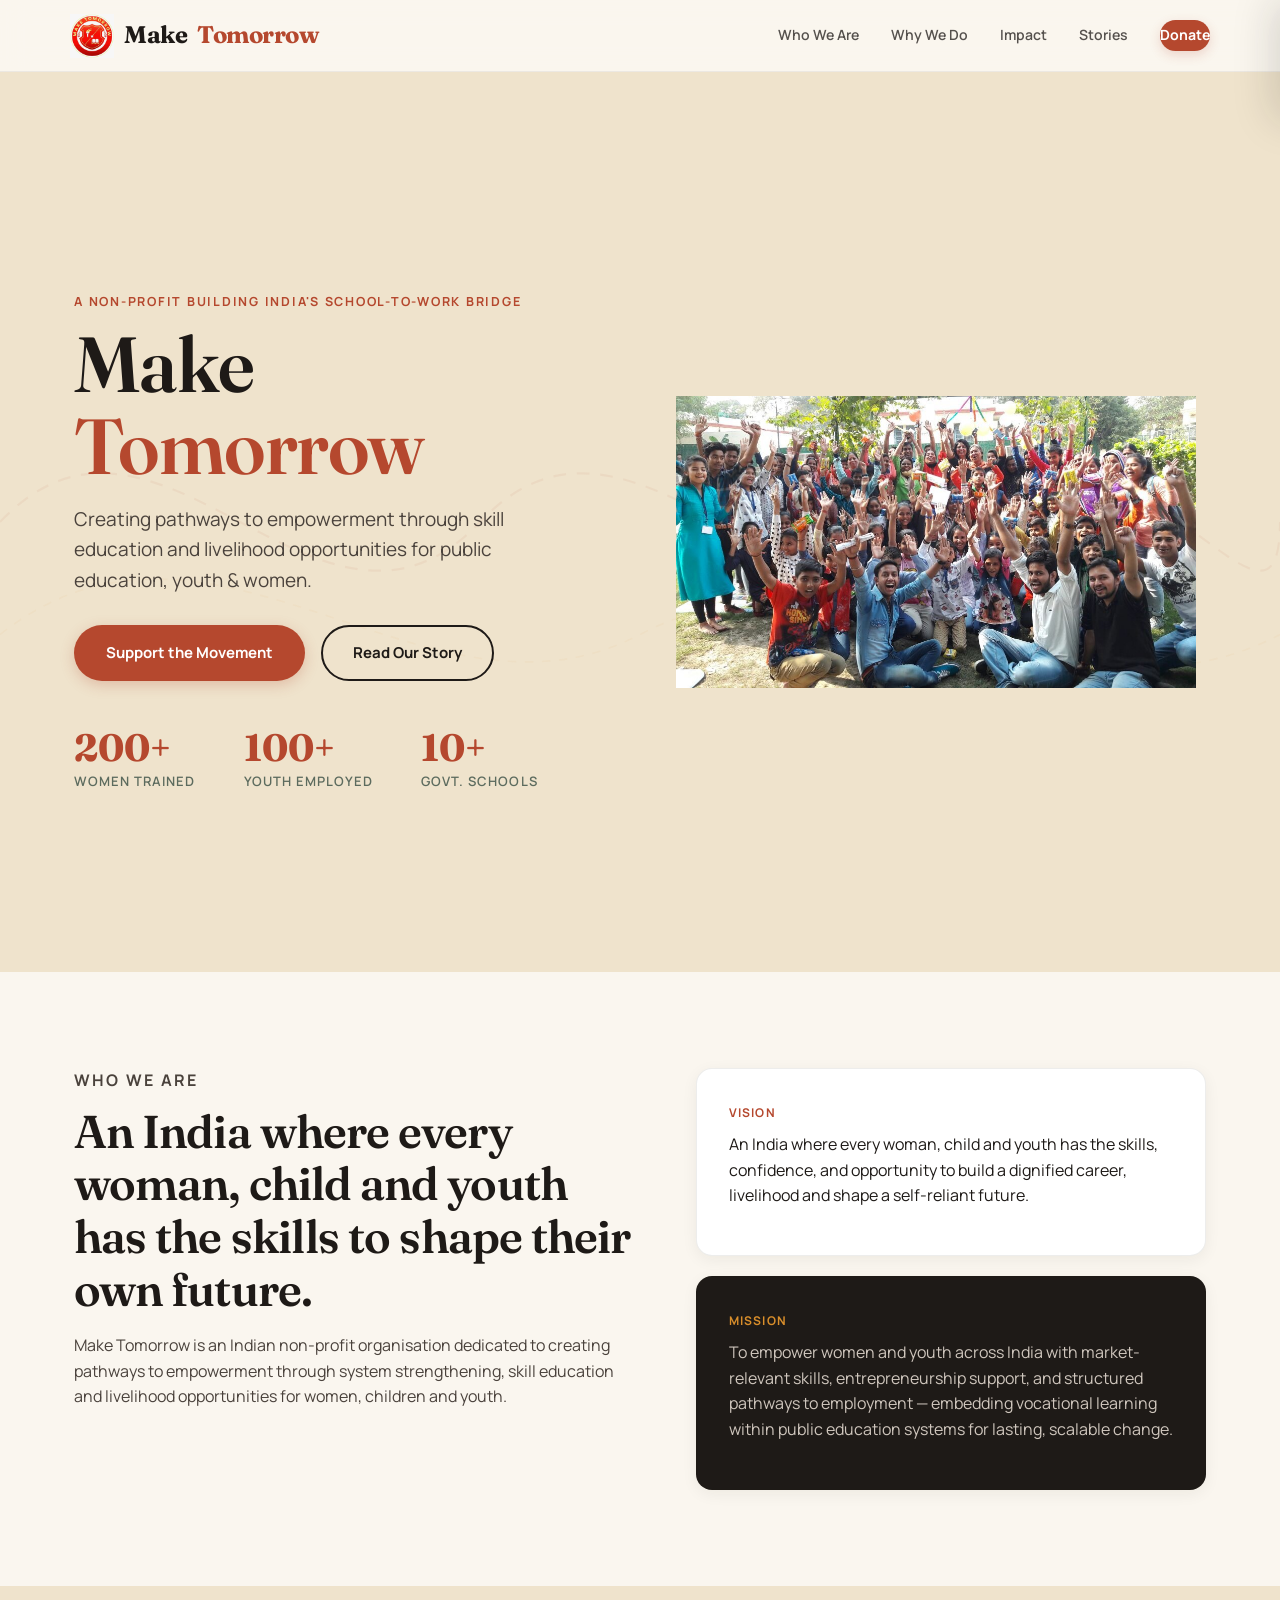
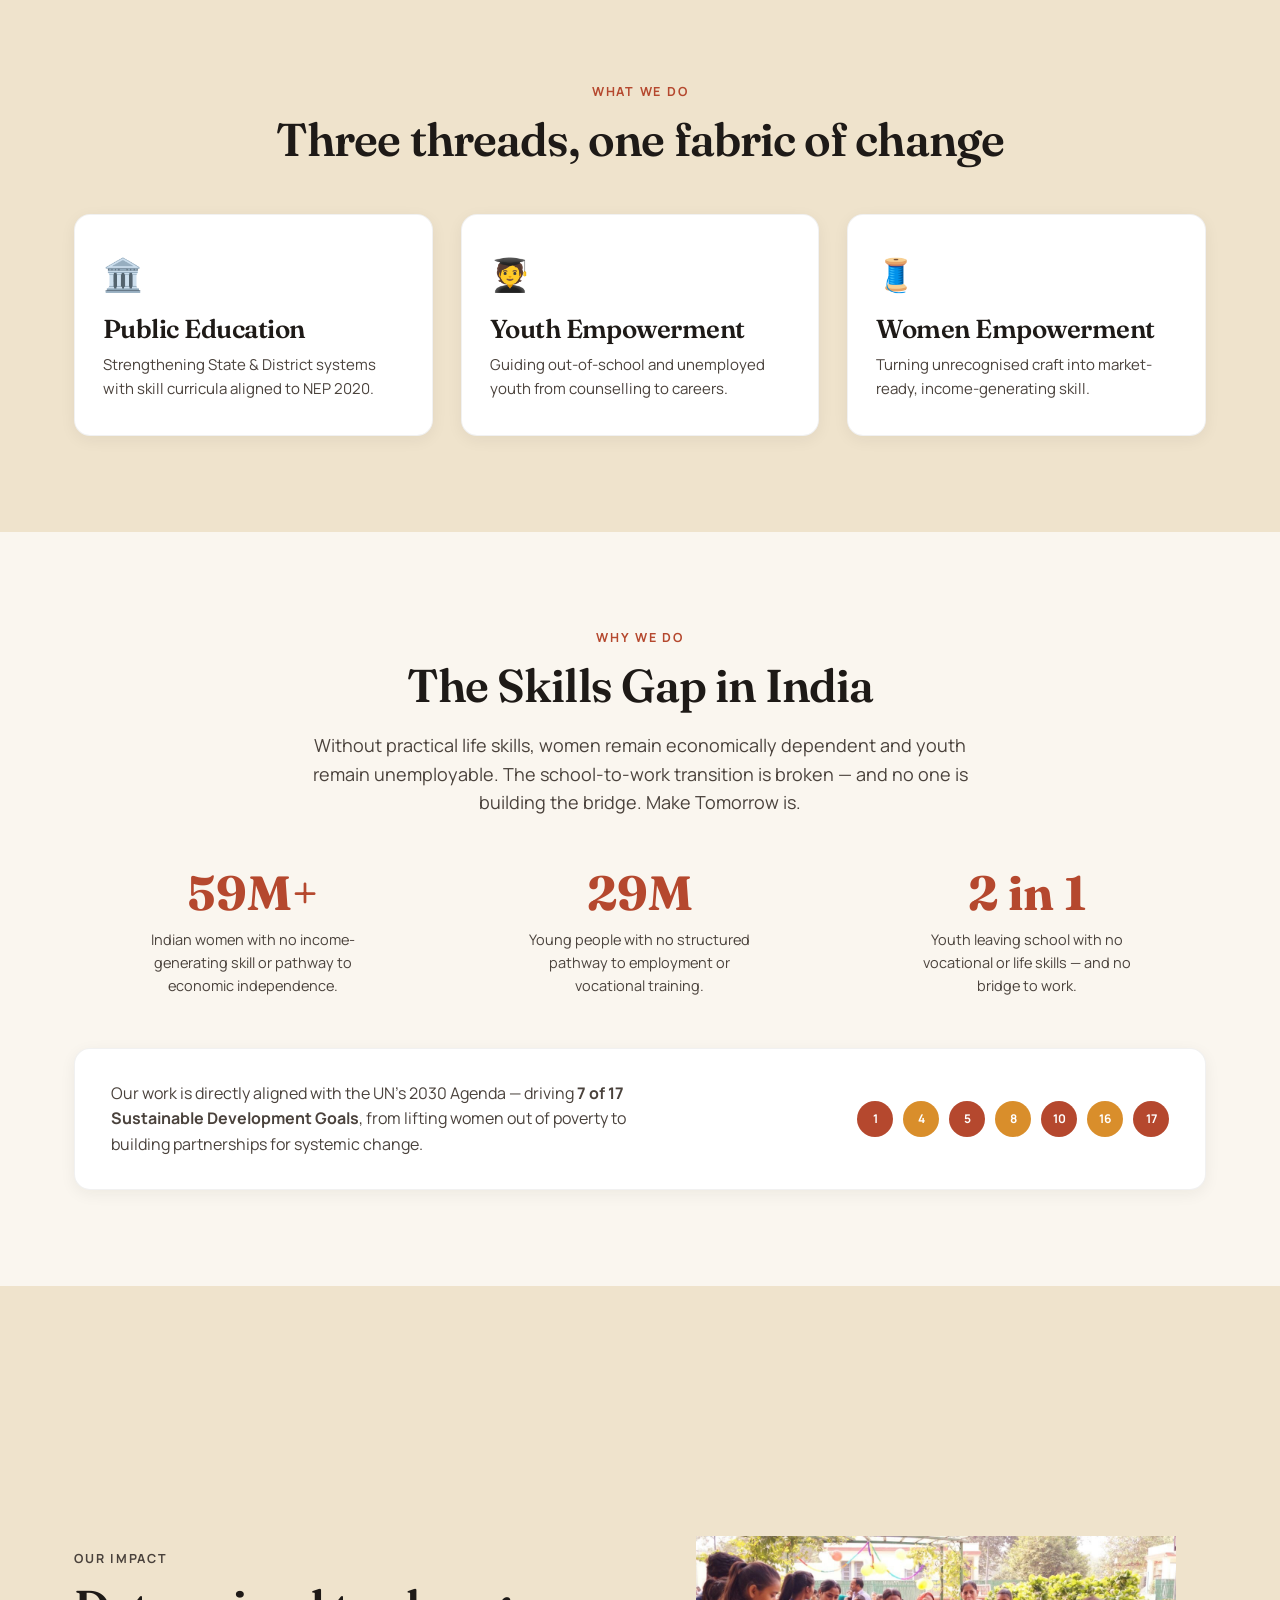
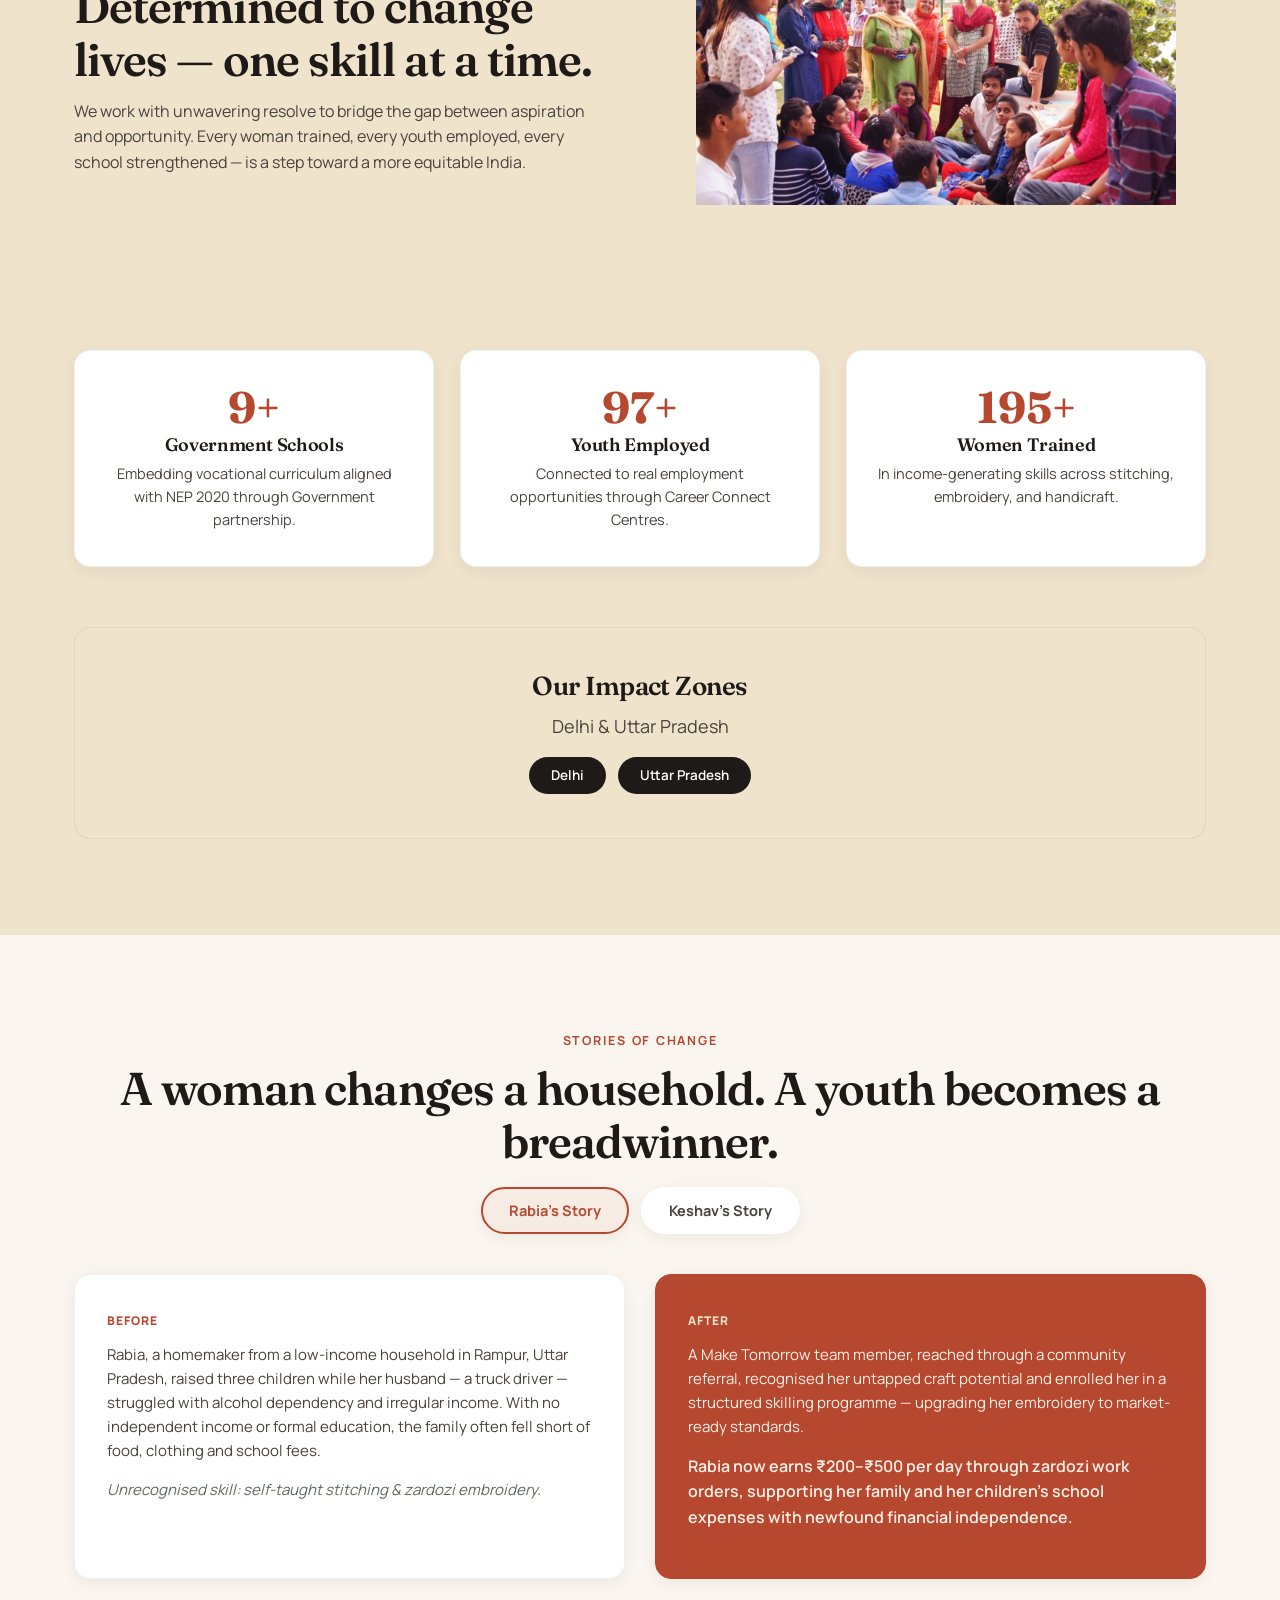
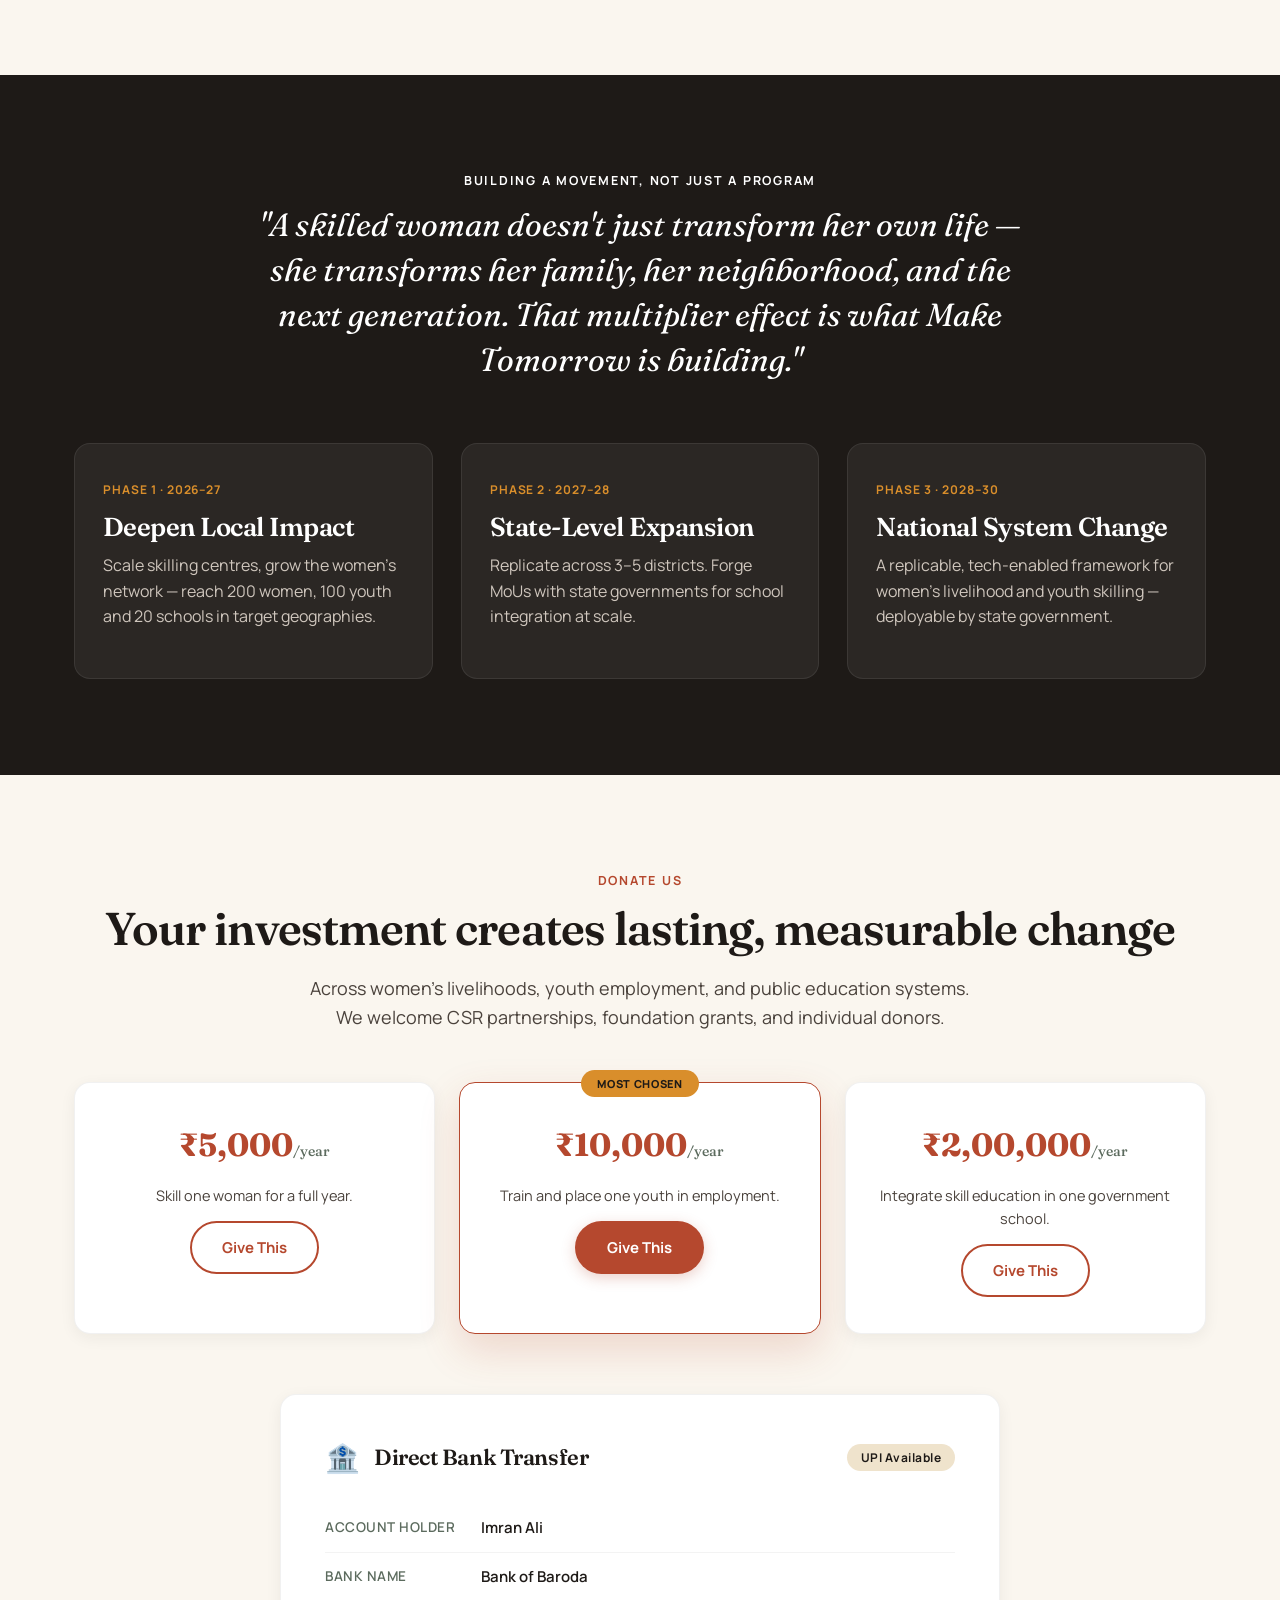
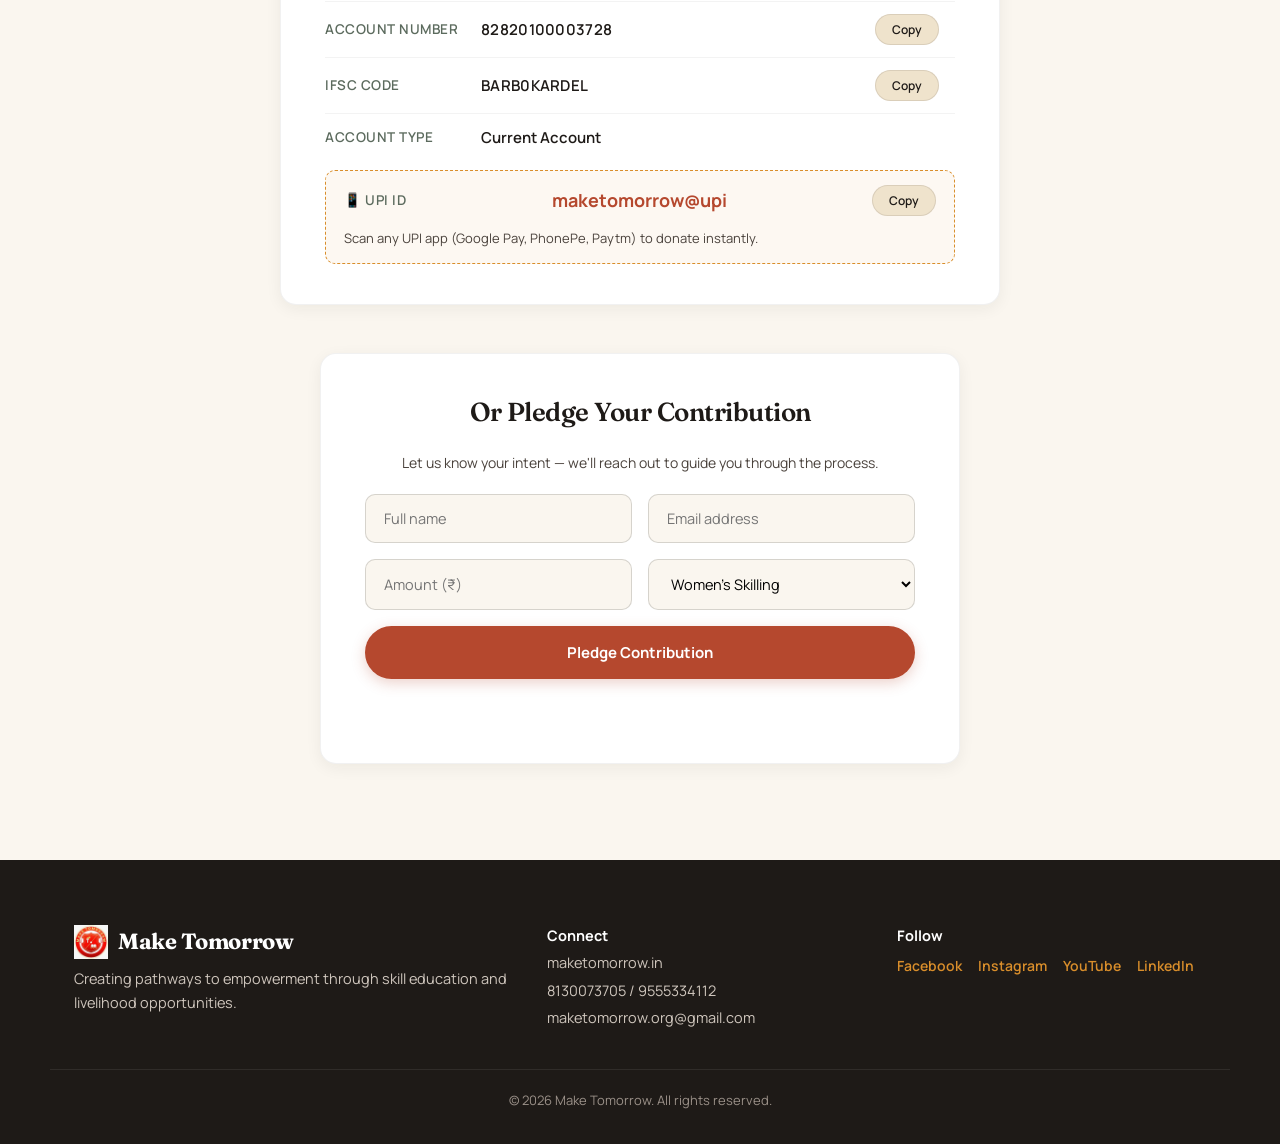
<file: index.html>
<!DOCTYPE html>
<html lang="en">

<head>
    <meta charset="UTF-8" />
    <meta name="viewport" content="width=device-width, initial-scale=1.0" />
    <title>Make Tomorrow | Skilling India's Women &amp; Youth</title>
    <meta name="description"
        content="Make Tomorrow creates pathways to empowerment through skill education and livelihood opportunities for women, youth and public education across India." />
    <link rel="preconnect" href="https://fonts.googleapis.com" />
    <link
        href="https://fonts.googleapis.com/css2?family=Fraunces:opsz,wght@9..144,400;9..144,500;9..144,600;9..144,700&family=Manrope:wght@400;500;600;700;800&display=swap"
        rel="stylesheet" />
    <style>
        /* ===== RESET & BASE ===== */
        :root {
            --ink: #1e1a17;
            --terracotta: #B5482E;
            --terracotta-dark: #8C351F;
            --terracotta-light: #d97a5e;
            --marigold: #D98E2B;
            --marigold-light: #f0c06a;
            --sand: #EFE3CC;
            --paper: #FAF6EF;
            --thread: #5C6B5E;
            --white: #FFFFFF;
            --font-display: 'Fraunces', serif;
            --font-body: 'Manrope', sans-serif;
            --radius: 16px;
            --maxw: 1180px;
            --shadow-sm: 0 4px 16px rgba(30, 26, 23, 0.06);
            --shadow-md: 0 12px 32px rgba(30, 26, 23, 0.10);
            --shadow-lg: 0 24px 56px rgba(30, 26, 23, 0.14);
            --header-height: 72px;
        }

        * {
            box-sizing: border-box;
            margin: 0;
            padding: 0;
        }

        html {
            scroll-behavior: smooth;
        }

        body {
            font-family: var(--font-body);
            color: var(--ink);
            background: var(--paper);
            line-height: 1.6;
            -webkit-font-smoothing: antialiased;
            padding-top: var(--header-height);
        }

        img {
            max-width: 100%;
            display: block;
        }

        a {
            color: inherit;
            text-decoration: none;
        }

        ul {
            margin: 0;
            padding: 0;
            list-style: none;
        }

        button {
            font-family: inherit;
            cursor: pointer;
            border: none;
            background: none;
        }

        .container {
            max-width: var(--maxw);
            margin: 0 auto;
            padding: 0 24px;
        }

        h1,
        h2,
        h3 {
            font-family: var(--font-display);
            font-weight: 600;
            margin: 0 0 0.4em;
            line-height: 1.15;
            letter-spacing: -0.02em;
        }

        h2 {
            font-size: clamp(28px, 4.2vw, 46px);
        }

        h3 {
            font-size: clamp(18px, 2.4vw, 26px);
        }

        p {
            margin: 0 0 1em;
        }

        .center {
            text-align: center;
            margin-left: auto;
            margin-right: auto;
        }

        .lead {
            max-width: 680px;
            font-size: 18px;
            color: #4a423c;
        }

        .eyebrow {
            font-family: var(--font-body);
            text-transform: uppercase;
            letter-spacing: 0.14em;
            font-size: 12.5px;
            font-weight: 700;
            color: var(--terracotta);
            margin-bottom: 12px;
        }

        .eyebrow.light {
            color: var(--marigold);
        }

        /* ===== SCROLL TRACK ===== */
        .thread-track {
            position: fixed;
            top: 0;
            left: 0;
            width: 100%;
            height: 3px;
            z-index: 1100;
            background: transparent;
        }

        .thread-fill {
            height: 100%;
            width: 0;
            background: linear-gradient(90deg, var(--terracotta), var(--marigold));
            transition: width 0.08s linear;
        }

        /* ===== HEADER — FULLY RESPONSIVE ===== */
        .site-header {
            position: fixed;
            top: 0;
            left: 0;
            right: 0;
            z-index: 1000;
            height: var(--header-height);
            background: rgba(250, 246, 239, 0.94);
            backdrop-filter: blur(14px);
            -webkit-backdrop-filter: blur(14px);
            border-bottom: 1px solid rgba(30, 26, 23, 0.06);
            transition: box-shadow 0.3s, height 0.3s;
        }

        .site-header.scrolled {
            box-shadow: var(--shadow-sm);
            height: 64px;
        }

        .header-inner {
            display: flex;
            align-items: center;
            justify-content: space-between;
            height: 100%;
            max-width: var(--maxw);
            margin: 0 auto;
            padding: 0 20px;
        }

        /* ---- Brand ---- */
        .brand {
            display: flex;
            align-items: center;
            gap: 10px;
            font-family: var(--font-display);
            font-weight: 700;
            font-size: clamp(18px, 2vw, 24px);
            letter-spacing: -0.02em;
            color: var(--ink);
            flex-shrink: 0;
            z-index: 1001;
            transition: font-size 0.3s;
        }

        .site-header.scrolled .brand {
            font-size: clamp(16px, 1.6vw, 21px);
        }

        .brand-logo {
            flex-shrink: 0;
            width: clamp(34px, 3.8vw, 44px);
            height: clamp(34px, 3.8vw, 44px);
            object-fit: contain;
            transition: width 0.3s, height 0.3s;
        }

        .site-header.scrolled .brand-logo {
            width: clamp(28px, 3vw, 38px);
            height: clamp(28px, 3vw, 38px);
        }

        .brand span {
            color: var(--terracotta);
        }

        /* ---- Desktop Nav ---- */
        .main-nav {
            display: flex;
            align-items: center;
            gap: clamp(16px, 2.5vw, 36px);
            font-size: clamp(13px, 1.1vw, 15px);
            font-weight: 600;
        }

        .main-nav a {
            opacity: 0.75;
            transition: opacity 0.2s, color 0.2s;
            position: relative;
            padding: 4px 0;
            white-space: nowrap;
        }

        .main-nav a:hover {
            opacity: 1;
            color: var(--terracotta);
        }

        .main-nav a.active-link {
            opacity: 1;
            color: var(--terracotta);
        }

        .main-nav a.active-link::after {
            content: '';
            position: absolute;
            bottom: -2px;
            left: 0;
            right: 0;
            height: 2px;
            background: var(--terracotta);
            border-radius: 2px;
        }

        .nav-cta {
            background: var(--terracotta);
            color: var(--white) !important;
            padding: 8px 22px;
            border-radius: 30px;
            opacity: 1 !important;
            transition: background 0.25s, transform 0.2s, box-shadow 0.25s;
            box-shadow: 0 4px 12px rgba(181, 72, 46, 0.20);
            font-weight: 700;
        }

        .nav-cta:hover {
            background: var(--terracotta-dark);
            transform: translateY(-2px);
            box-shadow: 0 6px 20px rgba(181, 72, 46, 0.30);
            color: var(--white) !important;
        }

        .site-header.scrolled .nav-cta {
            padding: 6px 16px;
            font-size: clamp(12px, 0.8vw, 14px);
        }

        /* ---- Hamburger Toggle ---- */
        .nav-toggle {
            display: none;
            flex-direction: column;
            justify-content: center;
            align-items: center;
            gap: 5px;
            width: 42px;
            height: 42px;
            background: none;
            border: none;
            padding: 0;
            z-index: 1001;
            border-radius: 8px;
            transition: background 0.2s;
            flex-shrink: 0;
            margin-left: 8px;
        }

        .nav-toggle:hover {
            background: rgba(30, 26, 23, 0.04);
        }

        .nav-toggle span {
            display: block;
            width: 24px;
            height: 2.5px;
            background: var(--ink);
            border-radius: 2px;
            transition: 0.3s cubic-bezier(0.22, 1, 0.36, 1);
            transform-origin: center;
        }

        .nav-toggle.open span:nth-child(1) {
            transform: rotate(45deg) translate(5px, 5px);
            width: 26px;
        }

        .nav-toggle.open span:nth-child(2) {
            opacity: 0;
            transform: scaleX(0);
        }

        .nav-toggle.open span:nth-child(3) {
            transform: rotate(-45deg) translate(5px, -5px);
            width: 26px;
        }

        /* ---- Mobile Menu Overlay ---- */
        .mobile-menu-overlay {
            position: fixed;
            inset: 0;
            z-index: 999;
            background: rgba(30, 26, 23, 0.40);
            backdrop-filter: blur(4px);
            -webkit-backdrop-filter: blur(4px);
            opacity: 0;
            visibility: hidden;
            transition: opacity 0.35s ease, visibility 0.35s ease;
        }

        .mobile-menu-overlay.open {
            opacity: 1;
            visibility: visible;
        }

        /* ---- Mobile Nav (slide-in) - BIG, FULL WIDTH ---- */
        .mobile-nav {
            position: fixed;
            top: 0;
            right: 0;
            bottom: 0;
            width: 100%;
            max-width: 420px;
            z-index: 1000;
            background: var(--paper);
            padding: 80px 28px 40px;
            display: flex;
            flex-direction: column;
            gap: 6px;
            transform: translateX(100%);
            transition: transform 0.4s cubic-bezier(0.22, 1, 0.36, 1);
            box-shadow: -8px 0 40px rgba(30, 26, 23, 0.15);
            overflow-y: auto;
            overscroll-behavior: contain;
        }

        .mobile-nav.open {
            transform: translateX(0);
        }

        /* BIG, TAPPABLE BUTTONS */
        .mobile-nav a {
            font-size: 22px;
            font-weight: 600;
            padding: 18px 20px;
            border-radius: 14px;
            color: var(--ink);
            transition: background 0.2s, color 0.2s;
            display: flex;
            align-items: center;
            gap: 14px;
            min-height: 64px;
            letter-spacing: -0.01em;
        }

        .mobile-nav a:hover,
        .mobile-nav a:active {
            background: rgba(181, 72, 46, 0.06);
            color: var(--terracotta);
        }

        .mobile-nav a.active-link {
            background: rgba(181, 72, 46, 0.08);
            color: var(--terracotta);
        }

        .mobile-nav .mobile-nav-cta {
            margin-top: 20px;
            background: var(--terracotta);
            color: var(--white) !important;
            border-radius: 30px;
            justify-content: center;
            padding: 20px;
            font-weight: 700;
            box-shadow: 0 4px 16px rgba(181, 72, 46, 0.25);
            font-size: 22px;
            min-height: 72px;
        }

        .mobile-nav .mobile-nav-cta:hover,
        .mobile-nav .mobile-nav-cta:active {
            background: var(--terracotta-dark);
            color: var(--white) !important;
        }

        /* ---- Mobile nav close button ---- */
        .mobile-nav-close {
            position: absolute;
            top: 18px;
            right: 18px;
            width: 44px;
            height: 44px;
            border-radius: 50%;
            background: rgba(30, 26, 23, 0.05);
            display: flex;
            align-items: center;
            justify-content: center;
            font-size: 22px;
            color: var(--ink);
            transition: background 0.2s;
            border: none;
            cursor: pointer;
        }

        .mobile-nav-close:hover {
            background: rgba(30, 26, 23, 0.10);
        }

        /* ===== RESPONSIVE BREAKPOINTS ===== */

        /* --- Show hamburger on tablet & smaller --- */
        @media (max-width: 1024px) {
            .main-nav {
                display: none;
            }

            .nav-toggle {
                display: flex;
            }
        }

        /* --- Small tablet & large phone --- */
        @media (max-width: 640px) {
            :root {
                --header-height: 64px;
            }

            .header-inner {
                padding: 0 14px;
            }

            .brand {
                gap: 8px;
                font-size: 18px;
            }

            .brand-logo {
                width: 32px;
                height: 32px;
            }

            .site-header.scrolled .brand-logo {
                width: 28px;
                height: 28px;
            }

            .site-header.scrolled .brand {
                font-size: 16px;
            }

            .nav-toggle {
                width: 38px;
                height: 38px;
                gap: 4px;
            }

            .nav-toggle span {
                width: 20px;
                height: 2.5px;
            }

            .nav-toggle.open span:nth-child(1),
            .nav-toggle.open span:nth-child(3) {
                width: 22px;
            }

            .mobile-nav {
                max-width: 100%;
                padding: 72px 18px 30px;
            }

            .mobile-nav a {
                font-size: 20px;
                padding: 16px 16px;
                min-height: 60px;
            }

            .mobile-nav .mobile-nav-cta {
                font-size: 20px;
                padding: 18px;
                min-height: 66px;
            }

            .site-header.scrolled {
                height: 58px;
            }
        }

        /* --- Very small phones --- */
        @media (max-width: 400px) {
            :root {
                --header-height: 58px;
            }

            .brand {
                font-size: 16px;
                gap: 6px;
            }

            .brand-logo {
                width: 28px;
                height: 28px;
            }

            .site-header.scrolled .brand-logo {
                width: 24px;
                height: 24px;
            }

            .site-header.scrolled .brand {
                font-size: 14px;
            }

            .nav-toggle {
                width: 34px;
                height: 34px;
                gap: 3.5px;
            }

            .nav-toggle span {
                width: 18px;
                height: 2px;
            }

            .nav-toggle.open span:nth-child(1),
            .nav-toggle.open span:nth-child(3) {
                width: 20px;
            }

            .site-header.scrolled {
                height: 52px;
            }

            .mobile-nav {
                padding: 64px 14px 24px;
            }

            .mobile-nav a {
                font-size: 18px;
                padding: 14px 14px;
                min-height: 54px;
            }

            .mobile-nav .mobile-nav-cta {
                font-size: 18px;
                padding: 16px;
                min-height: 60px;
            }
        }

        /* ===== BUTTONS ===== */
        .btn {
            display: inline-flex;
            align-items: center;
            justify-content: center;
            padding: 14px 30px;
            border-radius: 30px;
            font-weight: 700;
            font-size: 15px;
            border: 2px solid transparent;
            transition: all 0.25s ease;
            gap: 8px;
        }

        .btn-primary {
            background: var(--terracotta);
            color: var(--white);
            box-shadow: 0 4px 14px rgba(181, 72, 46, 0.25);
        }

        .btn-primary:hover {
            background: var(--terracotta-dark);
            transform: translateY(-2px);
            box-shadow: 0 8px 24px rgba(181, 72, 46, 0.30);
        }

        .btn-ghost {
            border-color: var(--ink);
            color: var(--ink);
            background: transparent;
        }

        .btn-ghost:hover {
            background: var(--ink);
            color: var(--white);
            transform: translateY(-2px);
        }

        .btn-outline {
            border-color: var(--terracotta);
            color: var(--terracotta);
            background: transparent;
        }

        .btn-outline:hover {
            background: var(--terracotta);
            color: var(--white);
            transform: translateY(-2px);
        }

        .btn-full {
            width: 100%;
        }

        .btn-copy {
            background: var(--sand);
            color: var(--ink);
            padding: 6px 16px;
            font-size: 12px;
            border-radius: 20px;
            font-weight: 600;
            border: 1px solid rgba(30, 26, 23, 0.10);
            transition: all 0.2s;
            white-space: nowrap;
        }

        .btn-copy:hover {
            background: var(--terracotta);
            color: var(--white);
            border-color: var(--terracotta);
        }

        .btn-copy.copied {
            background: #2d7d46;
            color: var(--white);
            border-color: #2d7d46;
        }

        /* ===== HERO ===== */
        .hero {
            position: relative;
            padding: 120px 0 80px;
            overflow: hidden;
            background: var(--sand);
            min-height: 100vh;
            display: flex;
            align-items: center;
        }

        .hero-bg {
            position: absolute;
            inset: 0;
            z-index: 0;
            opacity: 0.3;
        }

        .hero-bg svg {
            width: 100%;
            height: 100%;
        }

        .hero-inner {
            position: relative;
            z-index: 1;
            display: grid;
            grid-template-columns: 1fr 1fr;
            gap: 50px;
            align-items: center;
        }

        .hero-content {
            max-width: 600px;
        }

        .hero-content .eyebrow {
            color: var(--terracotta);
        }

        .hero-content h1 {
            font-size: clamp(38px, 7vw, 78px);
            margin-bottom: 16px;
            line-height: 1.05;
        }

        .hero-content h1 span {
            color: var(--terracotta);
        }

        .hero-sub {
            font-size: 19px;
            color: #4a423c;
            max-width: 500px;
        }

        .hero-actions {
            display: flex;
            gap: 16px;
            margin: 30px 0 48px;
            flex-wrap: wrap;
        }

        .hero-stats {
            display: flex;
            gap: 48px;
            flex-wrap: wrap;
        }

        .hstat {
            display: flex;
            flex-direction: column;
        }

        .hstat .num {
            font-family: var(--font-display);
            font-size: 38px;
            font-weight: 700;
            color: var(--terracotta);
            line-height: 1;
        }

        .hstat .label {
            font-size: 13px;
            text-transform: uppercase;
            letter-spacing: 0.08em;
            color: var(--thread);
            font-weight: 600;
            margin-top: 4px;
        }

        .hero-visual {
            display: flex;
            align-items: center;
            justify-content: center;
        }

        .hero-illustration {
            width: 100%;
            max-width: 520px;
            aspect-ratio: 1/1;
            object-fit: contain;
        }

        /* ===== SECTIONS ===== */
        .section {
            padding: 96px 0;
        }

        .section-tint {
            background: var(--sand);
        }

        .section-dark {
            background: var(--ink);
            color: var(--sand);
        }

        .section-dark h2,
        .section-dark h3 {
            color: var(--white);
        }

        .section-dark p {
            color: #cfc6bd;
        }

        .light {
            color: var(--white) !important;
        }

        /* ===== WHO WE ARE ===== */
        .split {
            display: grid;
            grid-template-columns: 1.1fr 1fr;
            gap: 60px;
            align-items: start;
        }

        .split-text h2 {
            margin-bottom: 16px;
        }

        .split-text p {
            color: #4a423c;
            font-size: 16px;
        }

        .split-cards {
            display: flex;
            flex-direction: column;
            gap: 20px;
        }

        .value-card {
            background: var(--white);
            border-radius: var(--radius);
            padding: 30px 32px;
            border: 1px solid rgba(30, 26, 23, 0.08);
            box-shadow: var(--shadow-sm);
            transition: transform 0.3s, box-shadow 0.3s;
        }

        .value-card:hover {
            transform: translateY(-4px);
            box-shadow: var(--shadow-md);
        }

        .value-card--alt {
            background: var(--ink);
            color: var(--sand);
        }

        .value-card--alt p {
            color: #cfc6bd;
        }

        .value-tag {
            display: inline-block;
            font-weight: 700;
            font-size: 12px;
            text-transform: uppercase;
            letter-spacing: 0.1em;
            color: var(--terracotta);
            margin-bottom: 10px;
        }

        .value-card--alt .value-tag {
            color: var(--marigold);
        }

        /* ===== WHAT WE DO ===== */
        .three-col {
            display: grid;
            grid-template-columns: repeat(3, 1fr);
            gap: 28px;
            margin-top: 48px;
        }

        .thread-card {
            background: var(--white);
            border-radius: var(--radius);
            padding: 34px 28px;
            border: 1px solid rgba(30, 26, 23, 0.06);
            box-shadow: var(--shadow-sm);
            transition: transform 0.3s, box-shadow 0.3s;
        }

        .thread-card:hover {
            transform: translateY(-6px);
            box-shadow: var(--shadow-md);
        }

        .thread-icon {
            font-size: 32px;
            margin-bottom: 14px;
            display: block;
        }

        .thread-card h3 {
            margin-bottom: 8px;
        }

        .thread-card p {
            color: #4a423c;
            font-size: 15px;
            margin: 0;
        }

        /* ===== WHY WE DO ===== */
        .stat-row {
            display: grid;
            grid-template-columns: repeat(3, 1fr);
            gap: 30px;
            margin: 50px 0;
        }

        .stat-block {
            text-align: center;
            padding: 0 10px;
        }

        .stat-block .num {
            display: block;
            font-family: var(--font-display);
            font-size: 48px;
            font-weight: 700;
            color: var(--terracotta);
            line-height: 1.1;
        }

        .stat-block p {
            font-size: 14.5px;
            color: #4a423c;
            max-width: 240px;
            margin: 8px auto 0;
        }

        .sdg-strip {
            background: var(--white);
            border-radius: var(--radius);
            padding: 32px 36px;
            display: flex;
            align-items: center;
            justify-content: space-between;
            flex-wrap: wrap;
            gap: 20px;
            border: 1px solid rgba(30, 26, 23, 0.06);
            box-shadow: var(--shadow-sm);
        }

        .sdg-strip p {
            margin: 0;
            max-width: 560px;
            color: #4a423c;
        }

        .sdg-dots {
            display: flex;
            gap: 10px;
            flex-wrap: wrap;
        }

        .sdg-dots span {
            width: 36px;
            height: 36px;
            border-radius: 50%;
            background: var(--terracotta);
            color: var(--white);
            font-size: 12px;
            font-weight: 700;
            display: flex;
            align-items: center;
            justify-content: center;
        }

        .sdg-dots span:nth-child(even) {
            background: var(--marigold);
        }

        /* ===== IMPACT ===== */
        .impact-visual-row {
            display: grid;
            grid-template-columns: 1fr 1fr;
            gap: 50px;
            align-items: center;
            margin: 48px 0 20px;
        }

        .impact-visual-row .impact-text h2 {
            margin-bottom: 12px;
        }

        .impact-visual-row .impact-text p {
            color: #4a423c;
        }

        .impact-illustration {
            width: 100%;
            max-width: 480px;
            aspect-ratio: 1/1;
            object-fit: contain;
            margin: 0 auto;
        }

        .impact-grid {
            display: grid;
            grid-template-columns: repeat(3, 1fr);
            gap: 26px;
            margin: 40px 0 60px;
        }

        .impact-card {
            background: var(--white);
            border-radius: var(--radius);
            padding: 34px 28px;
            text-align: center;
            border: 1px solid rgba(30, 26, 23, 0.06);
            box-shadow: var(--shadow-sm);
            transition: transform 0.3s, box-shadow 0.3s;
        }

        .impact-card:hover {
            transform: translateY(-4px);
            box-shadow: var(--shadow-md);
        }

        .impact-card .num {
            display: block;
            font-family: var(--font-display);
            font-size: 44px;
            font-weight: 700;
            color: var(--terracotta);
            margin-bottom: 6px;
            line-height: 1;
        }

        .impact-card h3 {
            margin-bottom: 6px;
            font-size: 18px;
        }

        .impact-card p {
            color: #4a423c;
            font-size: 14.5px;
            margin: 0;
        }

        .map-block {
            background: var(--sand);
            border-radius: var(--radius);
            padding: 44px;
            text-align: center;
            border: 1px solid rgba(30, 26, 23, 0.06);
        }

        .zone-pills {
            display: flex;
            gap: 12px;
            justify-content: center;
            margin-top: 16px;
            flex-wrap: wrap;
        }

        .pill {
            background: var(--ink);
            color: var(--white);
            padding: 8px 22px;
            border-radius: 30px;
            font-size: 13.5px;
            font-weight: 600;
        }

        /* ===== STORIES ===== */
        .story-tab-nav {
            display: flex;
            gap: 12px;
            justify-content: center;
            margin-bottom: 40px;
            flex-wrap: wrap;
        }

        .story-tab-btn {
            background: var(--white);
            border: 2px solid transparent;
            padding: 12px 26px;
            border-radius: 30px;
            font-weight: 700;
            font-size: 14.5px;
            color: #4a423c;
            transition: 0.25s;
            box-shadow: var(--shadow-sm);
        }

        .story-tab-btn:hover {
            border-color: var(--terracotta-light);
        }

        .story-tab-btn.active {
            border-color: var(--terracotta);
            color: var(--terracotta);
            background: rgba(181, 72, 46, 0.06);
        }

        .story-panel {
            display: none;
            animation: fadeUp 0.45s ease;
        }

        .story-panel.active {
            display: block;
        }

        @keyframes fadeUp {
            from {
                opacity: 0;
                transform: translateY(16px);
            }

            to {
                opacity: 1;
                transform: translateY(0);
            }
        }

        .story-grid {
            display: grid;
            grid-template-columns: 1fr 1fr;
            gap: 30px;
        }

        .story-before,
        .story-after {
            background: var(--white);
            border-radius: var(--radius);
            padding: 32px;
            border: 1px solid rgba(30, 26, 23, 0.06);
            box-shadow: var(--shadow-sm);
        }

        .story-after {
            background: var(--terracotta);
            color: var(--white);
            border-color: var(--terracotta);
        }

        .story-label {
            display: inline-block;
            font-weight: 800;
            text-transform: uppercase;
            font-size: 12px;
            letter-spacing: 0.08em;
            margin-bottom: 12px;
            color: var(--terracotta);
        }

        .story-after .story-label {
            color: var(--sand);
        }

        .story-before p,
        .story-after p {
            font-size: 15px;
        }

        .story-before p {
            color: #4a423c;
        }

        .story-after p {
            color: #fff0e8;
        }

        .skill-note {
            font-style: italic;
            font-size: 14px;
            color: var(--thread) !important;
        }

        .story-quote {
            font-weight: 600;
            font-size: 16px !important;
        }

        /* ===== MOVEMENT ===== */
        .big-quote {
            font-family: var(--font-display);
            font-style: italic;
            font-size: clamp(22px, 3vw, 32px);
            max-width: 780px;
            margin: 0 auto 60px;
            text-align: center;
            color: var(--white);
            line-height: 1.4;
        }

        .roadmap {
            display: grid;
            grid-template-columns: repeat(3, 1fr);
            gap: 28px;
        }

        .phase {
            background: rgba(255, 255, 255, 0.06);
            border-radius: var(--radius);
            padding: 32px 28px;
            border: 1px solid rgba(255, 255, 255, 0.08);
            transition: transform 0.3s, background 0.3s;
        }

        .phase:hover {
            background: rgba(255, 255, 255, 0.10);
            transform: translateY(-4px);
        }

        .phase-tag {
            display: inline-block;
            font-size: 12px;
            font-weight: 700;
            text-transform: uppercase;
            letter-spacing: 0.08em;
            color: var(--marigold);
            margin-bottom: 14px;
        }

        /* ===== DONATE ===== */
        .donate-grid {
            display: grid;
            grid-template-columns: repeat(3, 1fr);
            gap: 24px;
            margin: 50px 0 60px;
        }

        .donate-card {
            background: var(--white);
            border-radius: var(--radius);
            padding: 36px 28px;
            text-align: center;
            border: 1px solid rgba(30, 26, 23, 0.06);
            box-shadow: var(--shadow-sm);
            position: relative;
            display: flex;
            flex-direction: column;
            align-items: center;
            gap: 14px;
            transition: transform 0.3s, box-shadow 0.3s;
        }

        .donate-card:hover {
            transform: translateY(-4px);
            box-shadow: var(--shadow-md);
        }

        .donate-card--featured {
            border-color: var(--terracotta);
            box-shadow: 0 16px 40px rgba(181, 72, 46, 0.18);
            transform: translateY(-6px);
        }

        .donate-card--featured:hover {
            transform: translateY(-10px);
        }

        .featured-tag {
            position: absolute;
            top: -13px;
            background: var(--marigold);
            color: var(--ink);
            font-size: 11px;
            font-weight: 800;
            text-transform: uppercase;
            letter-spacing: 0.06em;
            padding: 5px 16px;
            border-radius: 20px;
        }

        .donate-amount {
            font-family: var(--font-display);
            font-size: 32px;
            font-weight: 700;
            color: var(--terracotta);
        }

        .donate-amount small {
            font-size: 14px;
            font-weight: 500;
            color: var(--thread);
        }

        .donate-card p {
            margin: 0;
            font-size: 14.5px;
            color: #4a423c;
        }

        /* ===== BANK DETAILS ===== */
        .bank-details {
            background: var(--white);
            border-radius: var(--radius);
            padding: 40px 44px;
            border: 1px solid rgba(30, 26, 23, 0.06);
            box-shadow: var(--shadow-sm);
            margin: 0 0 48px 0;
            max-width: 720px;
            margin-left: auto;
            margin-right: auto;
        }

        .bank-details .bank-header {
            display: flex;
            align-items: center;
            gap: 14px;
            margin-bottom: 24px;
            flex-wrap: wrap;
        }

        .bank-details .bank-header .bank-icon {
            font-size: 28px;
        }

        .bank-details .bank-header h3 {
            margin: 0;
            font-size: 22px;
        }

        .bank-details .bank-header .upi-badge {
            background: var(--sand);
            color: var(--ink);
            padding: 4px 14px;
            border-radius: 20px;
            font-size: 12px;
            font-weight: 700;
            letter-spacing: 0.04em;
            margin-left: auto;
        }

        .bank-details .bank-row {
            display: grid;
            grid-template-columns: 140px 1fr auto;
            gap: 12px 16px;
            padding: 12px 0;
            border-bottom: 1px solid rgba(30, 26, 23, 0.05);
            align-items: center;
        }

        .bank-details .bank-row:last-child {
            border-bottom: none;
        }

        .bank-details .bank-row .label {
            font-weight: 600;
            font-size: 13.5px;
            color: var(--thread);
            text-transform: uppercase;
            letter-spacing: 0.04em;
        }

        .bank-details .bank-row .value {
            font-weight: 600;
            font-size: 15px;
            color: var(--ink);
            word-break: break-all;
        }

        .bank-details .bank-row .value.mono {
            font-family: 'Manrope', monospace;
            letter-spacing: 0.02em;
        }

        .bank-details .bank-row .copy-wrap {
            display: flex;
            align-items: center;
            gap: 8px;
        }

        .bank-details .bank-row .copy-wrap .value {
            flex: 1;
        }

        .bank-details .upi-row {
            background: rgba(217, 142, 43, 0.06);
            border-radius: 10px;
            padding: 14px 18px;
            margin-top: 16px;
            display: flex;
            align-items: center;
            justify-content: space-between;
            flex-wrap: wrap;
            gap: 12px;
            border: 1px dashed var(--marigold);
        }

        .bank-details .upi-row .upi-label {
            font-weight: 600;
            font-size: 13.5px;
            color: var(--thread);
            text-transform: uppercase;
            letter-spacing: 0.04em;
        }

        .bank-details .upi-row .upi-value {
            font-weight: 700;
            font-size: 18px;
            color: var(--terracotta);
            font-family: 'Manrope', monospace;
        }

        .bank-details .upi-row .upi-note {
            font-size: 13px;
            color: #4a423c;
            width: 100%;
        }

        /* ===== DONATE FORM ===== */
        .donate-form {
            max-width: 640px;
            margin: 0 auto;
            background: var(--white);
            border-radius: var(--radius);
            padding: 44px;
            border: 1px solid rgba(30, 26, 23, 0.06);
            box-shadow: var(--shadow-sm);
        }

        .donate-form h3 {
            text-align: center;
            margin-bottom: 24px;
        }

        .form-row {
            display: grid;
            grid-template-columns: 1fr 1fr;
            gap: 16px;
            margin-bottom: 16px;
        }

        .donate-form input,
        .donate-form select {
            width: 100%;
            padding: 14px 18px;
            border-radius: 10px;
            border: 1px solid rgba(30, 26, 23, 0.16);
            font-family: inherit;
            font-size: 14.5px;
            background: var(--paper);
            transition: border 0.2s, box-shadow 0.2s;
        }

        .donate-form input:focus,
        .donate-form select:focus {
            outline: none;
            border-color: var(--terracotta);
            box-shadow: 0 0 0 3px rgba(181, 72, 46, 0.12);
        }

        .form-confirm {
            text-align: center;
            margin: 16px 0 0;
            font-weight: 700;
            color: var(--terracotta);
            min-height: 24px;
        }

        /* ===== FOOTER ===== */
        .site-footer {
            background: var(--ink);
            color: var(--sand);
            padding: 64px 0 20px;
        }

        .footer-inner {
            display: grid;
            grid-template-columns: 1.4fr 1fr 1fr;
            gap: 40px;
            padding-bottom: 36px;
            border-bottom: 1px solid rgba(255, 255, 255, 0.08);
        }

        .footer-brand .brand {
            color: var(--white);
            font-size: 22px;
            margin-bottom: 8px;
        }

        .footer-brand p,
        .footer-contact p,
        .footer-social p {
            color: #cfc6bd;
            font-size: 14.5px;
            margin: 0 0 4px;
        }

        .footer-contact strong,
        .footer-social strong {
            color: var(--white);
        }

        .social-row {
            display: flex;
            gap: 16px;
            margin-top: 8px;
            flex-wrap: wrap;
        }

        .social-row a {
            font-size: 14px;
            color: var(--marigold);
            font-weight: 600;
            transition: color 0.2s;
        }

        .social-row a:hover {
            color: var(--marigold-light);
        }

        .footer-bottom {
            padding-top: 20px;
            text-align: center;
            font-size: 13px;
            color: #9a9088;
        }

        /* ===== BACK TO TOP ===== */
        .back-to-top {
            position: fixed;
            bottom: 28px;
            right: 28px;
            width: 48px;
            height: 48px;
            border-radius: 50%;
            background: var(--terracotta);
            color: var(--white);
            border: none;
            font-size: 20px;
            display: flex;
            align-items: center;
            justify-content: center;
            opacity: 0;
            pointer-events: none;
            transition: opacity 0.3s, transform 0.3s;
            z-index: 900;
            box-shadow: 0 8px 24px rgba(30, 26, 23, 0.25);
        }

        .back-to-top.visible {
            opacity: 1;
            pointer-events: auto;
        }

        .back-to-top:hover {
            transform: translateY(-4px) scale(1.04);
        }

        /* ===== REVEAL ===== */
        .reveal {
            opacity: 0;
            transform: translateY(24px);
            transition: opacity 0.7s cubic-bezier(0.22, 1, 0.36, 1),
                transform 0.7s cubic-bezier(0.22, 1, 0.36, 1);
        }

        .reveal.visible {
            opacity: 1;
            transform: translateY(0);
        }

        /* ===== RESPONSIVE (non-header) ===== */
        @media (max-width: 1024px) {
            .hero-inner {
                grid-template-columns: 1fr;
                gap: 40px;
                text-align: center;
            }

            .hero-content {
                max-width: 100%;
            }

            .hero-content .hero-sub {
                margin-left: auto;
                margin-right: auto;
            }

            .hero-actions {
                justify-content: center;
            }

            .hero-stats {
                justify-content: center;
            }

            .hero-illustration {
                max-width: 380px;
            }

            .split {
                grid-template-columns: 1fr;
                gap: 40px;
            }

            .impact-visual-row {
                grid-template-columns: 1fr;
                gap: 40px;
                text-align: center;
            }

            .impact-illustration {
                max-width: 380px;
            }

            .three-col,
            .stat-row,
            .impact-grid,
            .roadmap,
            .donate-grid {
                grid-template-columns: 1fr 1fr;
            }

            .story-grid {
                grid-template-columns: 1fr;
            }

            .footer-inner {
                grid-template-columns: 1fr 1fr;
            }
        }

        @media (max-width: 768px) {

            .three-col,
            .stat-row,
            .impact-grid,
            .roadmap,
            .donate-grid,
            .footer-inner {
                grid-template-columns: 1fr;
            }

            .hero {
                padding: 100px 0 50px;
                min-height: auto;
            }

            .hero-stats {
                gap: 30px;
            }

            .hero-illustration {
                max-width: 280px;
            }

            .impact-illustration {
                max-width: 280px;
            }

            .donate-card--featured {
                transform: none;
            }

            .donate-card--featured:hover {
                transform: translateY(-4px);
            }

            .form-row {
                grid-template-columns: 1fr;
            }

            .donate-form {
                padding: 28px 20px;
            }

            .sdg-strip {
                flex-direction: column;
                text-align: center;
            }

            .story-tab-nav {
                flex-direction: column;
                align-items: center;
            }

            .bank-details {
                padding: 28px 20px;
            }

            .bank-details .bank-row {
                grid-template-columns: 1fr;
                gap: 4px;
                padding: 14px 0;
            }

            .bank-details .bank-row .copy-wrap {
                flex-wrap: wrap;
            }

            .bank-details .bank-header {
                flex-direction: column;
                align-items: flex-start;
                gap: 8px;
            }

            .bank-details .bank-header .upi-badge {
                margin-left: 0;
            }

            .bank-details .upi-row {
                flex-direction: column;
                align-items: flex-start;
            }
        }

        @media (max-width: 480px) {
            .container {
                padding: 0 16px;
            }

            .hero-content h1 {
                font-size: 32px;
            }

            .hero-illustration {
                max-width: 200px;
            }

            .impact-illustration {
                max-width: 200px;
            }

            .stat-block .num {
                font-size: 34px;
            }

            .impact-card .num {
                font-size: 34px;
            }

            .donate-amount {
                font-size: 26px;
            }

            .section {
                padding: 56px 0;
            }

            .bank-details .bank-row .value {
                font-size: 14px;
            }

            .bank-details .upi-row .upi-value {
                font-size: 16px;
            }
        }

        @media (prefers-reduced-motion: reduce) {
            html {
                scroll-behavior: auto;
            }

            * {
                animation-duration: 0.001ms !important;
                transition-duration: 0.001ms !important;
            }
        }
    </style>
</head>

<body>

    <!-- ===== SCROLL TRACK ===== -->
    <div class="thread-track" aria-hidden="true">
        <div class="thread-fill" id="threadFill"></div>
    </div>

    <!-- ===== HEADER ===== -->
    <header class="site-header" id="siteHeader">
        <div class="header-inner">
            <a href="#top" class="brand" aria-label="Make Tomorrow home">
                <img src="./imgs/logo.jpg" alt="Make Tomorrow Logo" class="brand-logo" />
                Make <span>Tomorrow</span>
            </a>

            <!-- Desktop Navigation -->
            <nav class="main-nav" id="mainNav">
                <a href="#who">Who We Are</a>
                <a href="#why">Why We Do</a>
                <a href="#impact">Impact</a>
                <a href="#stories">Stories</a>
                <a href="#donate" class="nav-cta">Donate</a>
            </nav>

            <!-- Hamburger Toggle -->
            <button class="nav-toggle" id="navToggle" aria-label="Toggle menu" aria-expanded="false">
                <span></span><span></span><span></span>
            </button>
        </div>

        <!-- Mobile Menu Overlay -->
        <div class="mobile-menu-overlay" id="mobileOverlay"></div>

        <!-- Mobile Navigation (BIG, FULL-WIDTH, EASY TO TAP) -->
        <nav class="mobile-nav" id="mobileNav" aria-label="Mobile navigation">
            <button class="mobile-nav-close" id="mobileNavClose" aria-label="Close menu">✕</button>
            <a href="#who">Who We Are</a>
            <a href="#why">Why We Do</a>
            <a href="#impact">Impact</a>
            <a href="#stories">Stories</a>
            <a href="#donate" class="mobile-nav-cta">Donate</a>
        </nav>
    </header>

    <main id="top">

        <!-- ===== HERO ===== -->
        <section class="hero" id="hero">
            <div class="hero-bg" aria-hidden="true">
                <svg viewBox="0 0 1200 800" preserveAspectRatio="none">
                    <path d="M0,400 C150,250 300,550 450,400 C600,250 750,550 900,400 C1050,250 1200,550 1200,400"
                        stroke="#B5482E" stroke-width="2" stroke-dasharray="12 10" fill="none" opacity="0.2" />
                    <path d="M0,500 C200,350 400,600 600,500 C800,400 1000,600 1200,500" stroke="#D98E2B"
                        stroke-width="1.5" stroke-dasharray="8 8" fill="none" opacity="0.15" />
                </svg>
            </div>
            <div class="container hero-inner">
                <div class="hero-content">
                    <p class="eyebrow">A Non-Profit Building India's School-to-Work Bridge</p>
                    <h1>Make <span>Tomorrow</span></h1>
                    <p class="hero-sub">Creating pathways to empowerment through skill education and livelihood
                        opportunities for public education, youth &amp; women.</p>
                    <div class="hero-actions">
                        <a href="#donate" class="btn btn-primary">Support the Movement</a>
                        <a href="#who" class="btn btn-ghost">Read Our Story</a>
                    </div>
                    <div class="hero-stats">
                        <div class="hstat"><span class="num" data-count="200" data-suffix="+">0</span><span
                                class="label">Women Trained</span></div>
                        <div class="hstat"><span class="num" data-count="100" data-suffix="+">0</span><span
                                class="label">Youth Employed</span></div>
                        <div class="hstat"><span class="num" data-count="10" data-suffix="+">0</span><span
                                class="label">Govt. Schools</span></div>
                    </div>
                </div>
                <div class="hero-visual">
                    <img src="./imgs/happy.jpg" alt="Happy and empowered woman illustration"
                        class="hero-illustration" />
                </div>
            </div>
        </section>

        <!-- ===== WHO WE ARE ===== -->
        <section class="section" id="who">
            <div class="container split">
                <div class="split-text">
                    <p class="eyebrow">Who We Are</p>
                    <h2>An India where every woman, child and youth has the skills to shape their own future.</h2>
                    <p>Make Tomorrow is an Indian non-profit organisation dedicated to creating pathways to empowerment
                        through system strengthening, skill education and livelihood opportunities for women, children
                        and youth.</p>
                </div>
                <div class="split-cards">
                    <div class="value-card reveal">
                        <span class="value-tag">Vision</span>
                        <p>An India where every woman, child and youth has the skills, confidence, and opportunity to
                            build a dignified career, livelihood and shape a self-reliant future.</p>
                    </div>
                    <div class="value-card value-card--alt reveal">
                        <span class="value-tag">Mission</span>
                        <p>To empower women and youth across India with market-relevant skills, entrepreneurship
                            support,
                            and structured pathways to employment — embedding vocational learning within public
                            education
                            systems for lasting, scalable change.</p>
                    </div>
                </div>
            </div>
        </section>

        <!-- ===== WHAT WE DO ===== -->
        <section class="section section-tint" id="what">
            <div class="container">
                <p class="eyebrow center">What We Do</p>
                <h2 class="center">Three threads, one fabric of change</h2>
                <div class="three-col">
                    <div class="thread-card reveal">
                        <span class="thread-icon">🏛️</span>
                        <h3>Public Education</h3>
                        <p>Strengthening State &amp; District systems with skill curricula aligned to NEP 2020.</p>
                    </div>
                    <div class="thread-card reveal">
                        <span class="thread-icon">🧑‍🎓</span>
                        <h3>Youth Empowerment</h3>
                        <p>Guiding out-of-school and unemployed youth from counselling to careers.</p>
                    </div>
                    <div class="thread-card reveal">
                        <span class="thread-icon">🧵</span>
                        <h3>Women Empowerment</h3>
                        <p>Turning unrecognised craft into market-ready, income-generating skill.</p>
                    </div>
                </div>
            </div>
        </section>

        <!-- ===== WHY WE DO ===== -->
        <section class="section" id="why">
            <div class="container">
                <p class="eyebrow center">Why We Do</p>
                <h2 class="center">The Skills Gap in India</h2>
                <p class="center lead">Without practical life skills, women remain economically dependent and youth
                    remain unemployable. The school-to-work transition is broken — and no one is building the bridge.
                    Make Tomorrow is.</p>
                <div class="stat-row">
                    <div class="stat-block reveal">
                        <span class="num" data-count="60" data-suffix="M+">0</span>
                        <p>Indian women with no income-generating skill or pathway to economic independence.</p>
                    </div>
                    <div class="stat-block reveal">
                        <span class="num" data-count="30" data-suffix="M">0</span>
                        <p>Young people with no structured pathway to employment or vocational training.</p>
                    </div>
                    <div class="stat-block reveal">
                        <span class="num" data-count="3" data-prefix="" data-suffix=" in 1">0</span>
                        <p>Youth leaving school with no vocational or life skills — and no bridge to work.</p>
                    </div>
                </div>
                <div class="sdg-strip reveal">
                    <p>Our work is directly aligned with the UN's 2030 Agenda — driving <strong>7 of 17 Sustainable
                            Development Goals</strong>, from lifting women out of poverty to building partnerships for
                        systemic change.</p>
                    <div class="sdg-dots" aria-hidden="true">
                        <span>1</span><span>4</span><span>5</span><span>8</span><span>10</span><span>16</span><span>17</span>
                    </div>
                </div>
            </div>
        </section>

        <!-- ===== IMPACT ===== -->
        <section class="section section-tint" id="impact">
            <div class="container">
                <div class="impact-visual-row">
                    <div class="impact-text">
                        <p class="eyebrow">Our Impact</p>
                        <h2>Determined to change lives — one skill at a time.</h2>
                        <p>We work with unwavering resolve to bridge the gap between aspiration and opportunity. Every
                            woman trained, every youth employed, every school strengthened — is a step toward a more
                            equitable India.</p>
                    </div>
                    <img src="./imgs/serious.jpg" alt="Serious and determined youth illustration"
                        class="impact-illustration" />
                </div>

                <div class="impact-grid">
                    <div class="impact-card reveal">
                        <span class="num" data-count="10" data-suffix="+">0</span>
                        <h3>Government Schools</h3>
                        <p>Embedding vocational curriculum aligned with NEP 2020 through Government partnership.</p>
                    </div>
                    <div class="impact-card reveal">
                        <span class="num" data-count="100" data-suffix="+">0</span>
                        <h3>Youth Employed</h3>
                        <p>Connected to real employment opportunities through Career Connect Centres.</p>
                    </div>
                    <div class="impact-card reveal">
                        <span class="num" data-count="200" data-suffix="+">0</span>
                        <h3>Women Trained</h3>
                        <p>In income-generating skills across stitching, embroidery, and handicraft.</p>
                    </div>
                </div>

                <div class="map-block reveal">
                    <h3 class="center">Our Impact Zones</h3>
                    <p class="center lead" style="max-width:400px;margin:0 auto;">Delhi &amp; Uttar Pradesh</p>
                    <div class="zone-pills">
                        <span class="pill">Delhi</span>
                        <span class="pill">Uttar Pradesh</span>
                    </div>
                </div>
            </div>
        </section>

        <!-- ===== STORIES ===== -->
        <section class="section" id="stories">
            <div class="container">
                <p class="eyebrow center">Stories of Change</p>
                <h2 class="center">A woman changes a household. A youth becomes a breadwinner.</h2>

                <div class="story-tabs">
                    <div class="story-tab-nav">
                        <button class="story-tab-btn active" data-tab="rabia">Rabia's Story</button>
                        <button class="story-tab-btn" data-tab="keshav">Keshav's Story</button>
                    </div>

                    <article class="story-panel active" id="rabia">
                        <div class="story-grid">
                            <div class="story-before">
                                <span class="story-label">Before</span>
                                <p>Rabia, a homemaker from a low-income household in Rampur, Uttar Pradesh, raised three
                                    children while her husband — a truck driver — struggled with alcohol dependency and
                                    irregular income. With no independent income or formal education, the family often
                                    fell short of food, clothing and school fees.</p>
                                <p class="skill-note">Unrecognised skill: self-taught stitching &amp; zardozi
                                    embroidery.
                                </p>
                            </div>
                            <div class="story-after">
                                <span class="story-label">After</span>
                                <p>A Make Tomorrow team member, reached through a community referral, recognised her
                                    untapped craft potential and enrolled her in a structured skilling programme —
                                    upgrading her embroidery to market-ready standards.</p>
                                <p class="story-quote">Rabia now earns ₹200–₹500 per day through zardozi work orders,
                                    supporting her family and her children's school expenses with newfound financial
                                    independence.</p>
                            </div>
                        </div>
                    </article>

                    <article class="story-panel" id="keshav">
                        <div class="story-grid">
                            <div class="story-before">
                                <span class="story-label">The Challenge</span>
                                <p>Keshav, 17, dropped out after Class 10 due to family pressures and lost interest in
                                    formal education. With no skills or direction, he spent his days idle on the streets
                                    — facing stigma and growing frustration.</p>
                                <p class="skill-note">Found through dropout outreach data at a government school in
                                    Patparganj.</p>
                            </div>
                            <div class="story-after">
                                <span class="story-label">The Outcome</span>
                                <p>Keshav shared his interest in computers and content creation. The team enrolled him
                                    in
                                    a 3-month Career Connect Course covering MS Word, AI tools, Canva &amp; video
                                    editing.</p>
                                <p class="story-quote">"I will support my family with this. I never thought I would get
                                    a
                                    job like this." Keshav was placed at TeamLease Services as a Data Collection
                                    Associate, earning ₹18,000/month.</p>
                            </div>
                        </div>
                    </article>
                </div>
            </div>
        </section>

        <!-- ===== MOVEMENT ===== -->
        <section class="section section-dark" id="movement">
            <div class="container">
                <p class="eyebrow center light">Building a Movement, Not Just a Program</p>
                <blockquote class="big-quote">"A skilled woman doesn't just transform her own life — she transforms her
                    family, her neighborhood, and the next generation. That multiplier effect is what Make Tomorrow is
                    building."</blockquote>

                <div class="roadmap">
                    <div class="phase reveal">
                        <span class="phase-tag">Phase 1 · 2026–27</span>
                        <h3 class="light">Deepen Local Impact</h3>
                        <p>Scale skilling centres, grow the women's network — reach 200 women, 100 youth and 20 schools
                            in target geographies.</p>
                    </div>
                    <div class="phase reveal">
                        <span class="phase-tag">Phase 2 · 2027–28</span>
                        <h3 class="light">State-Level Expansion</h3>
                        <p>Replicate across 3–5 districts. Forge MoUs with state governments for school integration at
                            scale.</p>
                    </div>
                    <div class="phase reveal">
                        <span class="phase-tag">Phase 3 · 2028–30</span>
                        <h3 class="light">National System Change</h3>
                        <p>A replicable, tech-enabled framework for women's livelihood and youth skilling — deployable
                            by
                            state government.</p>
                    </div>
                </div>
            </div>
        </section>

        <!-- ===== DONATE ===== -->
        <section class="section" id="donate">
            <div class="container">
                <p class="eyebrow center">Donate Us</p>
                <h2 class="center">Your investment creates lasting, measurable change</h2>
                <p class="center lead">Across women's livelihoods, youth employment, and public education systems. We
                    welcome CSR partnerships, foundation grants, and individual donors.</p>

                <div class="donate-grid">
                    <div class="donate-card reveal">
                        <span class="donate-amount">₹5,000<small>/year</small></span>
                        <p>Skill one woman for a full year.</p>
                        <button class="btn btn-outline donate-btn" data-amount="5000">Give This</button>
                    </div>
                    <div class="donate-card donate-card--featured reveal">
                        <span class="featured-tag">Most Chosen</span>
                        <span class="donate-amount">₹10,000<small>/year</small></span>
                        <p>Train and place one youth in employment.</p>
                        <button class="btn btn-primary donate-btn" data-amount="10000">Give This</button>
                    </div>
                    <div class="donate-card reveal">
                        <span class="donate-amount">₹2,00,000<small>/year</small></span>
                        <p>Integrate skill education in one government school.</p>
                        <button class="btn btn-outline donate-btn" data-amount="200000">Give This</button>
                    </div>
                </div>

                <!-- BANK DETAILS -->
                <div class="bank-details reveal" id="bankDetails">
                    <div class="bank-header">
                        <span class="bank-icon">🏦</span>
                        <h3>Direct Bank Transfer</h3>
                        <span class="upi-badge">UPI Available</span>
                    </div>

                    <div class="bank-row">
                        <span class="label">Account Holder</span>
                        <span class="value">Imran Ali</span>
                        <span></span>
                    </div>
                    <div class="bank-row">
                        <span class="label">Bank Name</span>
                        <span class="value">Bank of Baroda</span>
                        <span></span>
                    </div>
                    <div class="bank-row">
                        <span class="label">Account Number</span>
                        <div class="copy-wrap">
                            <span class="value mono">82820100003728</span>
                            <button class="btn-copy" data-copy="82820100003728"
                                aria-label="Copy account number">Copy</button>
                        </div>
                    </div>
                    <div class="bank-row">
                        <span class="label">IFSC Code</span>
                        <div class="copy-wrap">
                            <span class="value mono">BARB0KARDEL</span>
                            <button class="btn-copy" data-copy="BARB0KARDEL" aria-label="Copy IFSC code">Copy</button>
                        </div>
                    </div>
                    <div class="bank-row" style="border-bottom: none; padding-bottom: 4px;">
                        <span class="label">Account Type</span>
                        <span class="value">Current Account</span>
                        <span></span>
                    </div>

                    <div class="upi-row">
                        <span class="upi-label">📱 UPI ID</span>
                        <span class="upi-value">maketomorrow@upi</span>
                        <button class="btn-copy" data-copy="maketomorrow@upi" aria-label="Copy UPI ID">Copy</button>
                        <span class="upi-note">Scan any UPI app (Google Pay, PhonePe, Paytm) to donate instantly.</span>
                    </div>
                </div>

                <!-- Pledge Form -->
                <form class="donate-form" id="donateForm">
                    <h3>Or Pledge Your Contribution</h3>
                    <p style="text-align:center;font-size:14px;color:#4a423c;margin-bottom:20px;">
                        Let us know your intent — we'll reach out to guide you through the process.
                    </p>
                    <div class="form-row">
                        <input type="text" id="donorName" placeholder="Full name" required>
                        <input type="email" id="donorEmail" placeholder="Email address" required>
                    </div>
                    <div class="form-row">
                        <input type="number" id="donorAmount" placeholder="Amount (₹)" min="100" required>
                        <select id="donorCause">
                            <option value="women">Women's Skilling</option>
                            <option value="youth">Youth Employment</option>
                            <option value="schools">Public Education</option>
                            <option value="general">General Fund</option>
                        </select>
                    </div>
                    <button type="submit" class="btn btn-primary btn-full">Pledge Contribution</button>
                    <p class="form-confirm" id="formConfirm" role="status"></p>
                </form>
            </div>
        </section>

    </main>

    <!-- ===== FOOTER ===== -->
    <footer class="site-footer">
        <div class="container footer-inner">
            <div class="footer-brand">
                <p class="brand" style="font-size:22px;display:flex;align-items:center;gap:10px;">
                    <img src="./imgs/logo.jpg" alt="Make Tomorrow Logo"
                        style="width:34px;height:34px;object-fit:contain;" />
                    Make Tomorrow
                </p>
                <p>Creating pathways to empowerment through skill education and livelihood opportunities.</p>
            </div>
            <div class="footer-contact">
                <p><strong>Connect</strong></p>
                <p>maketomorrow.in</p>
                <p>8130073705 / 9555334112</p>
                <p>maketomorrow.org@gmail.com</p>
            </div>
            <div class="footer-social">
                <p><strong>Follow</strong></p>
                <div class="social-row">
                    <a href="https://www.facebook.com/wetheneedychild/" aria-label="Facebook">Facebook</a>
                    <a href="https://www.instagram.com/maketomorrow2025" aria-label="Instagram">Instagram</a>
                    <a href="https://www.youtube.com/@Make-Tomorrow" aria-label="YouTube">YouTube</a>
                    <a href="https://www.linkedin.com/in/make-tomorrow-bb96142a2" aria-label="LinkedIn">LinkedIn</a>
                </div>
            </div>
        </div>
        <div class="container footer-bottom">
            <p>© 2026 Make Tomorrow. All rights reserved.</p>
        </div>
    </footer>

    <!-- ===== BACK TO TOP ===== -->
    <button class="back-to-top" id="backToTop" aria-label="Back to top">↑</button>

    <script>
        document.addEventListener('DOMContentLoaded', function () {

            /* ===== Mobile Menu Toggle ===== */
            const navToggle = document.getElementById('navToggle');
            const mobileNav = document.getElementById('mobileNav');
            const mobileOverlay = document.getElementById('mobileOverlay');
            const mobileNavClose = document.getElementById('mobileNavClose');
            const body = document.body;

            function openMobileMenu() {
                mobileNav.classList.add('open');
                mobileOverlay.classList.add('open');
                navToggle.classList.add('open');
                navToggle.setAttribute('aria-expanded', 'true');
                body.style.overflow = 'hidden';
            }

            function closeMobileMenu() {
                mobileNav.classList.remove('open');
                mobileOverlay.classList.remove('open');
                navToggle.classList.remove('open');
                navToggle.setAttribute('aria-expanded', 'false');
                body.style.overflow = '';
            }

            if (navToggle) {
                navToggle.addEventListener('click', function (e) {
                    e.stopPropagation();
                    if (mobileNav.classList.contains('open')) {
                        closeMobileMenu();
                    } else {
                        openMobileMenu();
                    }
                });
            }

            if (mobileNavClose) {
                mobileNavClose.addEventListener('click', closeMobileMenu);
            }

            if (mobileOverlay) {
                mobileOverlay.addEventListener('click', closeMobileMenu);
            }

            // Close mobile menu on link click
            const mobileLinks = mobileNav ? mobileNav.querySelectorAll('a') : [];
            mobileLinks.forEach(function (link) {
                link.addEventListener('click', closeMobileMenu);
            });

            // Close on Escape key
            document.addEventListener('keydown', function (e) {
                if (e.key === 'Escape' && mobileNav && mobileNav.classList.contains('open')) {
                    closeMobileMenu();
                }
            });

            // Prevent body scroll when menu is open
            document.addEventListener('touchmove', function (e) {
                if (mobileNav && mobileNav.classList.contains('open') && !mobileNav.contains(e.target)) {
                    e.preventDefault();
                }
            }, { passive: false });

            /* ===== Scroll progress & header shadow ===== */
            const threadFill = document.getElementById('threadFill');
            const backToTop = document.getElementById('backToTop');
            const header = document.getElementById('siteHeader');

            function onScroll() {
                const st = window.scrollY;
                const dh = document.documentElement.scrollHeight - window.innerHeight;
                const pct = dh > 0 ? (st / dh) * 100 : 0;
                if (threadFill) threadFill.style.width = pct + '%';
                if (backToTop) backToTop.classList.toggle('visible', st > 500);
                if (header) header.classList.toggle('scrolled', st > 40);
            }
            window.addEventListener('scroll', onScroll, { passive: true });
            onScroll();

            if (backToTop) {
                backToTop.addEventListener('click', function () {
                    window.scrollTo({ top: 0, behavior: 'smooth' });
                });
            }

            /* ===== Animated counters ===== */
            const counters = document.querySelectorAll('.num[data-count]');
            const animateCounter = function (el) {
                const target = parseFloat(el.getAttribute('data-count'));
                const suffix = el.getAttribute('data-suffix') || '';
                const duration = 1400;
                const start = performance.now();

                function tick(now) {
                    const progress = Math.min((now - start) / duration, 1);
                    const eased = 1 - Math.pow(1 - progress, 3);
                    const value = Math.floor(eased * target);
                    el.textContent = value + suffix;
                    if (progress < 1) requestAnimationFrame(tick);
                    else el.textContent = target + suffix;
                }
                requestAnimationFrame(tick);
            };

            const counterObserver = new IntersectionObserver(function (entries) {
                entries.forEach(function (entry) {
                    if (entry.isIntersecting) {
                        animateCounter(entry.target);
                        counterObserver.unobserve(entry.target);
                    }
                });
            }, { threshold: 0.4 });

            counters.forEach(function (c) { counterObserver.observe(c); });

            /* ===== Reveal on scroll ===== */
            const revealEls = document.querySelectorAll('.reveal');
            const revealObserver = new IntersectionObserver(function (entries) {
                entries.forEach(function (entry) {
                    if (entry.isIntersecting) {
                        entry.target.classList.add('visible');
                        revealObserver.unobserve(entry.target);
                    }
                });
            }, { threshold: 0.15 });

            revealEls.forEach(function (el) { revealObserver.observe(el); });

            /* ===== Story tabs ===== */
            const tabBtns = document.querySelectorAll('.story-tab-btn');
            const panels = document.querySelectorAll('.story-panel');
            tabBtns.forEach(function (btn) {
                btn.addEventListener('click', function () {
                    tabBtns.forEach(function (b) { b.classList.remove('active'); });
                    panels.forEach(function (p) { p.classList.remove('active'); });
                    btn.classList.add('active');
                    const panel = document.getElementById(btn.dataset.tab);
                    if (panel) panel.classList.add('active');
                });
            });

            /* ===== Donate quick-amount buttons ===== */
            const donateBtns = document.querySelectorAll('.donate-btn');
            const amountInput = document.getElementById('donorAmount');
            const donateForm = document.getElementById('donateForm');
            donateBtns.forEach(function (btn) {
                btn.addEventListener('click', function () {
                    if (amountInput) {
                        amountInput.value = btn.dataset.amount;
                        if (donateForm) {
                            donateForm.scrollIntoView({ behavior: 'smooth', block: 'center' });
                            setTimeout(function () { amountInput.focus(); }, 400);
                        }
                    }
                });
            });

            /* ===== Donation form ===== */
            const formConfirm = document.getElementById('formConfirm');
            if (donateForm) {
                donateForm.addEventListener('submit', function (e) {
                    e.preventDefault();
                    const name = document.getElementById('donorName');
                    const amount = document.getElementById('donorAmount');
                    if (!name || !amount || !name.value.trim() || !amount.value) return;
                    if (formConfirm) {
                        formConfirm.textContent = 'Thank you, ' + name.value.trim() + '! Your pledge of ₹' +
                            Number(amount.value).toLocaleString('en-IN') +
                            ' has been recorded. Our team will reach out shortly.';
                    }
                    donateForm.reset();
                });
            }

            /* ===== Active nav highlight ===== */
            const sections = document.querySelectorAll('main section[id]');
            const navLinks = document.querySelectorAll('.main-nav a[href^="#"]');
            const mobileNavLinks = document.querySelectorAll('.mobile-nav a[href^="#"]');
            const allNavLinks = [...navLinks, ...mobileNavLinks];

            if (sections.length && allNavLinks.length) {
                const navObs = new IntersectionObserver(function (entries) {
                    entries.forEach(function (entry) {
                        if (entry.isIntersecting) {
                            const id = entry.target.getAttribute('id');
                            allNavLinks.forEach(function (link) {
                                const href = link.getAttribute('href');
                                link.classList.toggle('active-link', href === '#' + id);
                            });
                        }
                    });
                }, { threshold: 0.4, rootMargin: '-80px 0px -50% 0px' });
                sections.forEach(function (s) { navObs.observe(s); });
            }

            /* ===== Copy to clipboard ===== */
            const copyBtns = document.querySelectorAll('.btn-copy');
            copyBtns.forEach(function (btn) {
                btn.addEventListener('click', function () {
                    const textToCopy = btn.getAttribute('data-copy');
                    if (!textToCopy) return;

                    if (navigator.clipboard && navigator.clipboard.writeText) {
                        navigator.clipboard.writeText(textToCopy).then(function () {
                            showCopiedFeedback(btn);
                        }).catch(function () {
                            fallbackCopy(textToCopy, btn);
                        });
                    } else {
                        fallbackCopy(textToCopy, btn);
                    }
                });
            });

            function fallbackCopy(text, btn) {
                const textarea = document.createElement('textarea');
                textarea.value = text;
                textarea.style.position = 'fixed';
                textarea.style.opacity = '0';
                textarea.style.left = '-9999px';
                document.body.appendChild(textarea);
                textarea.select();
                try {
                    document.execCommand('copy');
                    showCopiedFeedback(btn);
                } catch (e) {
                    alert('Could not copy. Please select and copy manually.');
                }
                document.body.removeChild(textarea);
            }

            function showCopiedFeedback(btn) {
                const originalText = btn.textContent;
                btn.textContent = '✓ Copied!';
                btn.classList.add('copied');
                setTimeout(function () {
                    btn.textContent = originalText;
                    btn.classList.remove('copied');
                }, 2500);
            }

        });
    </script>

</body>

</html>
</file>
